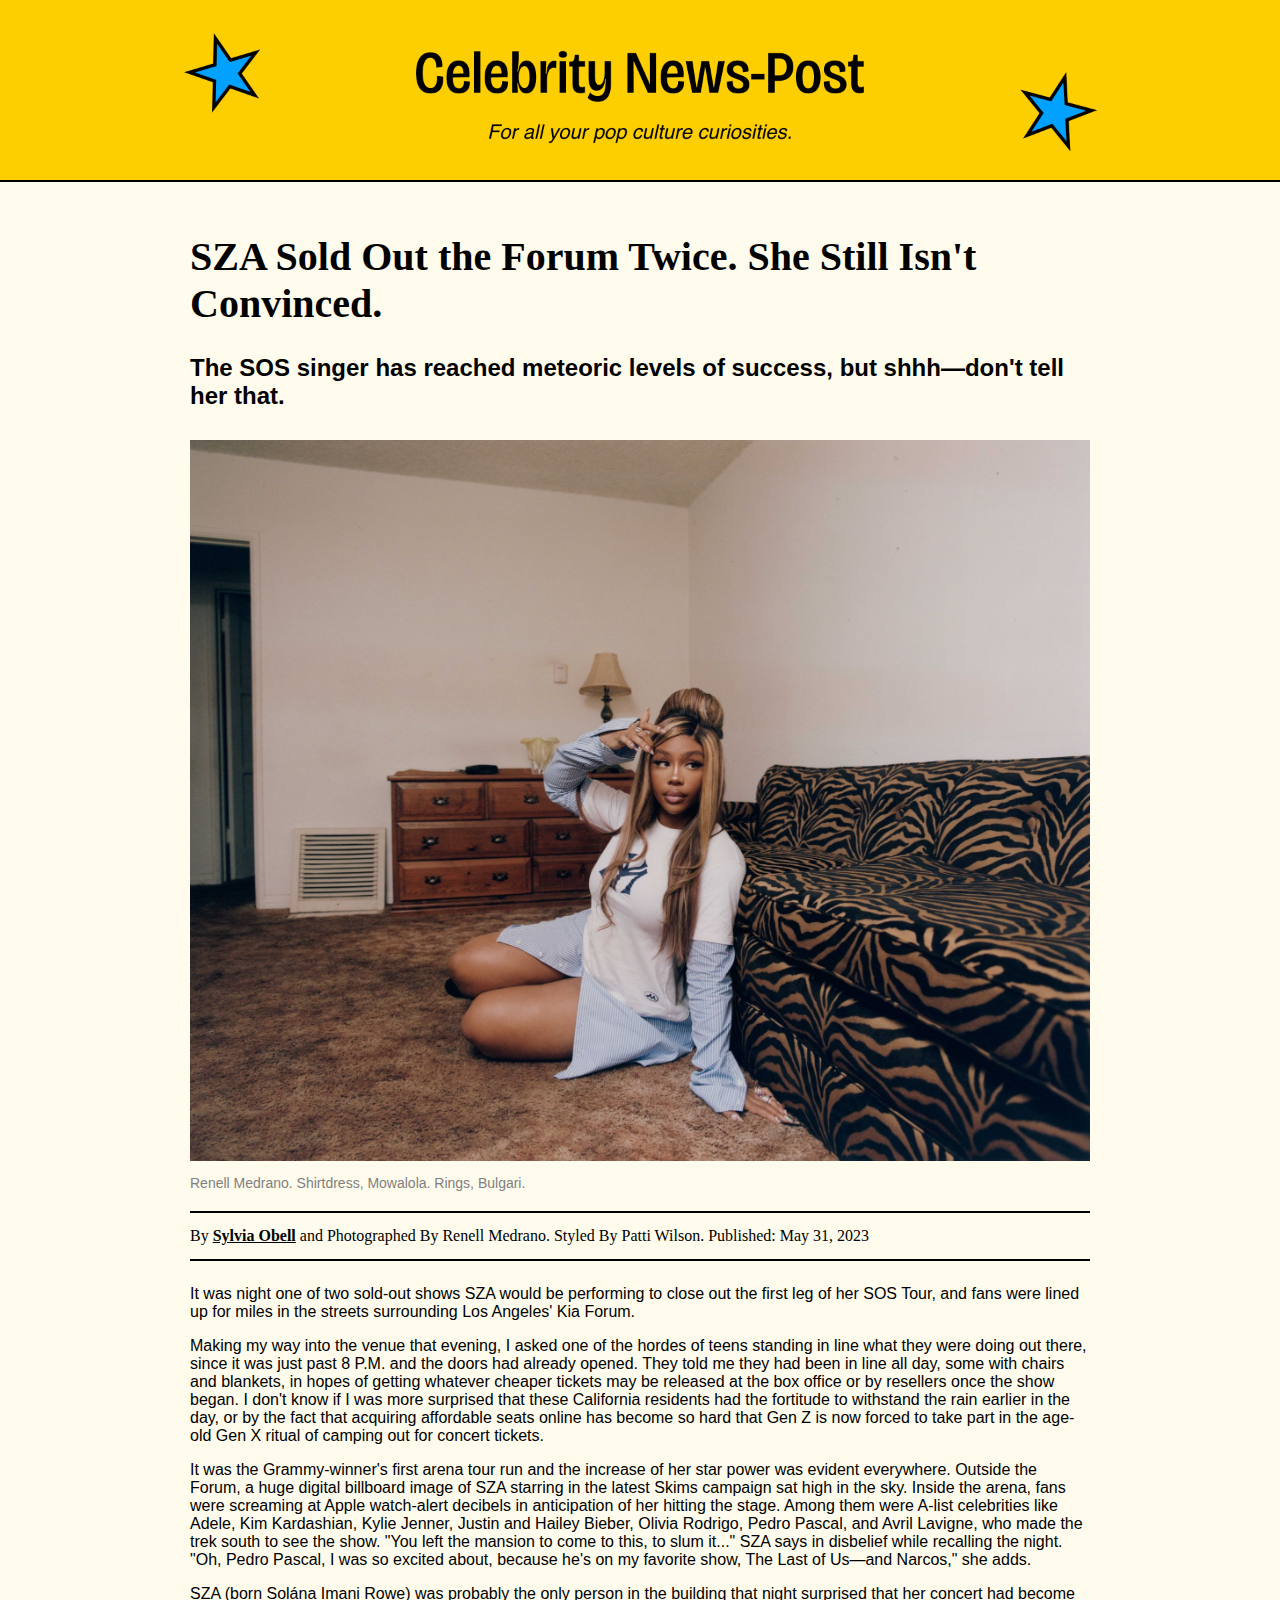
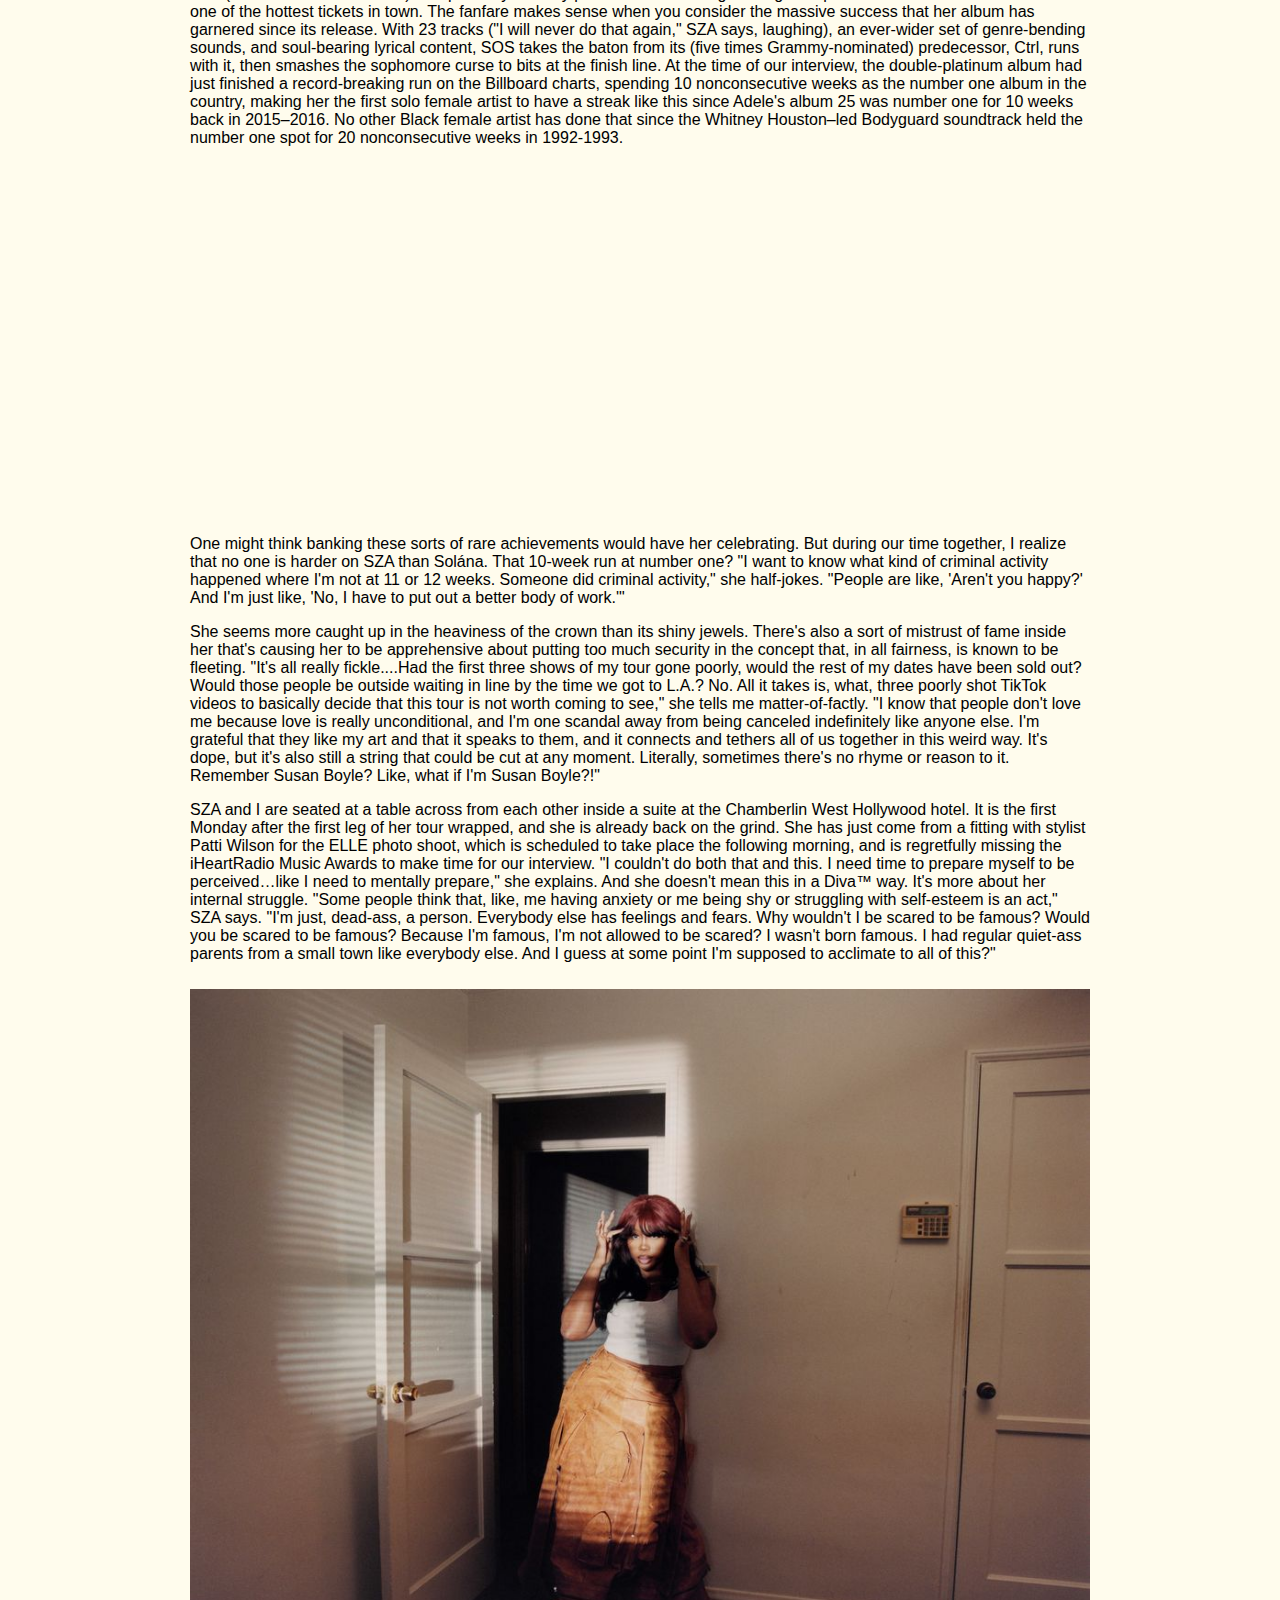
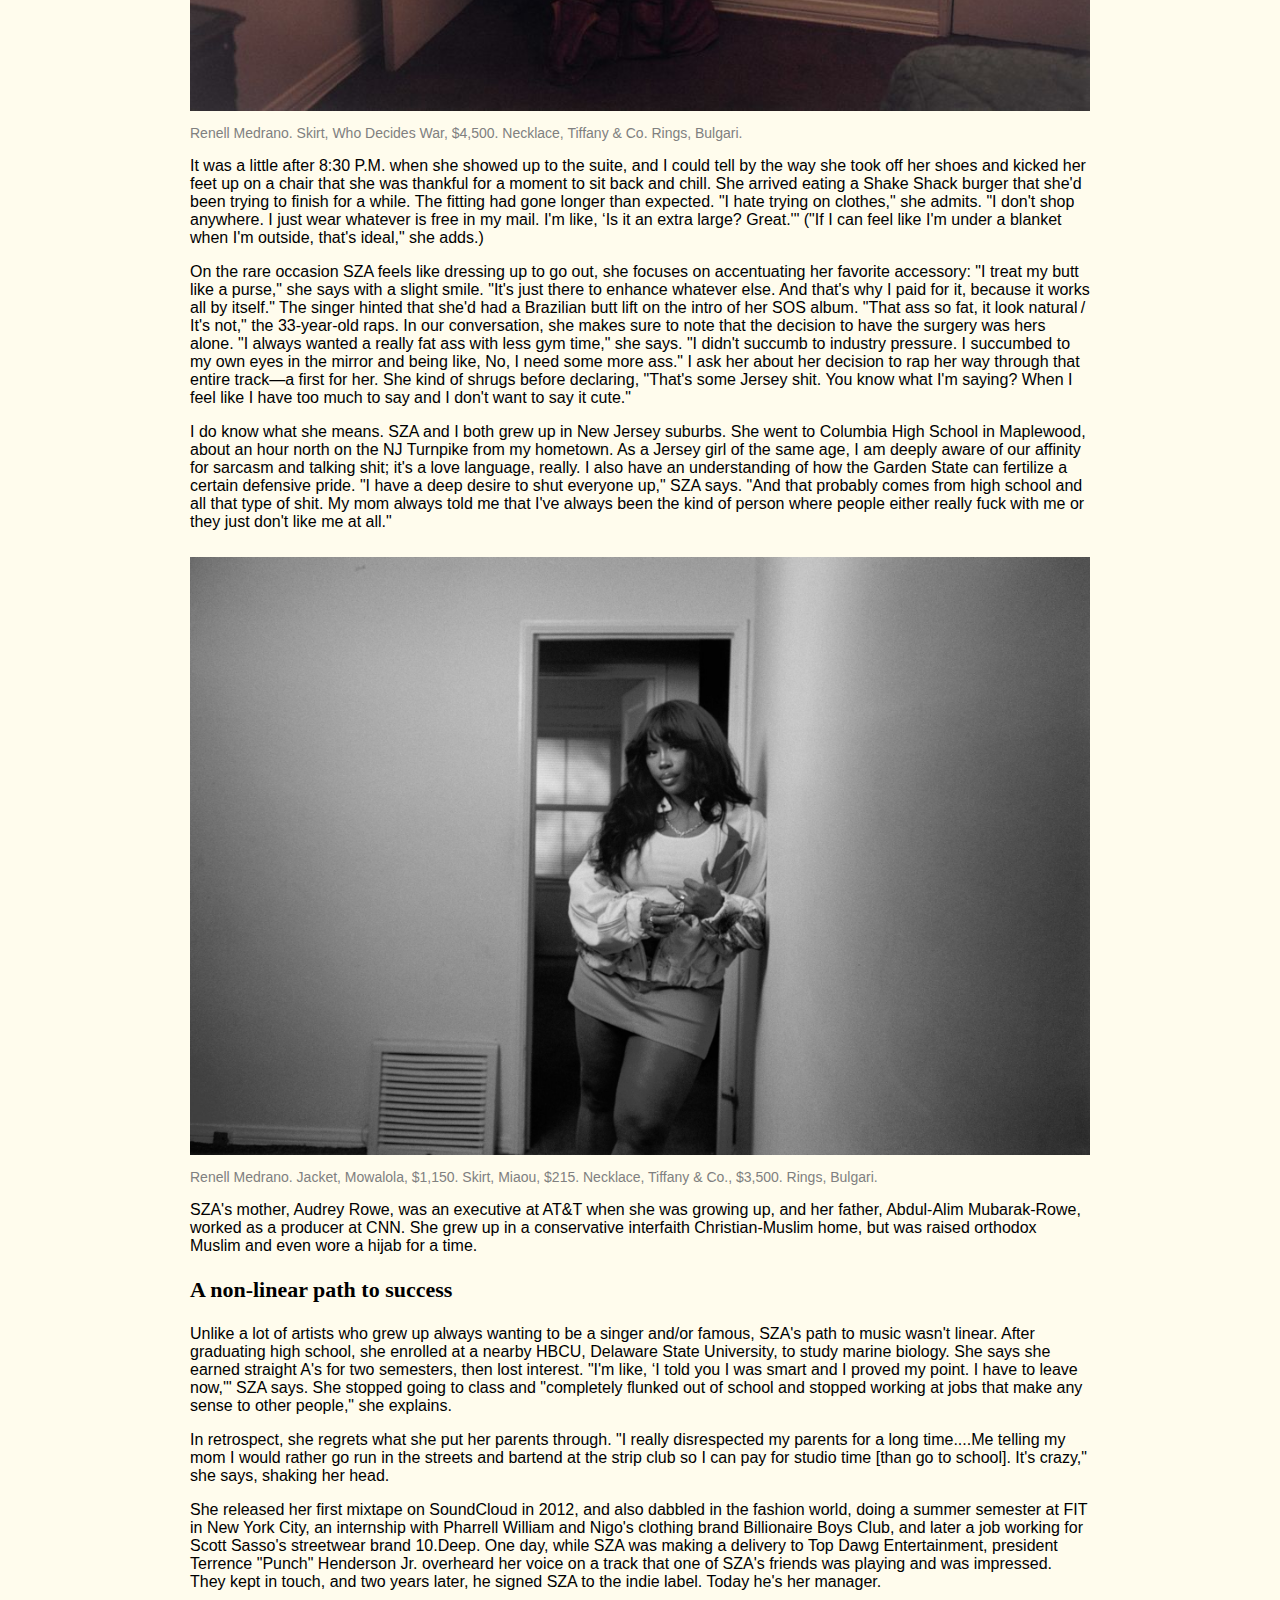
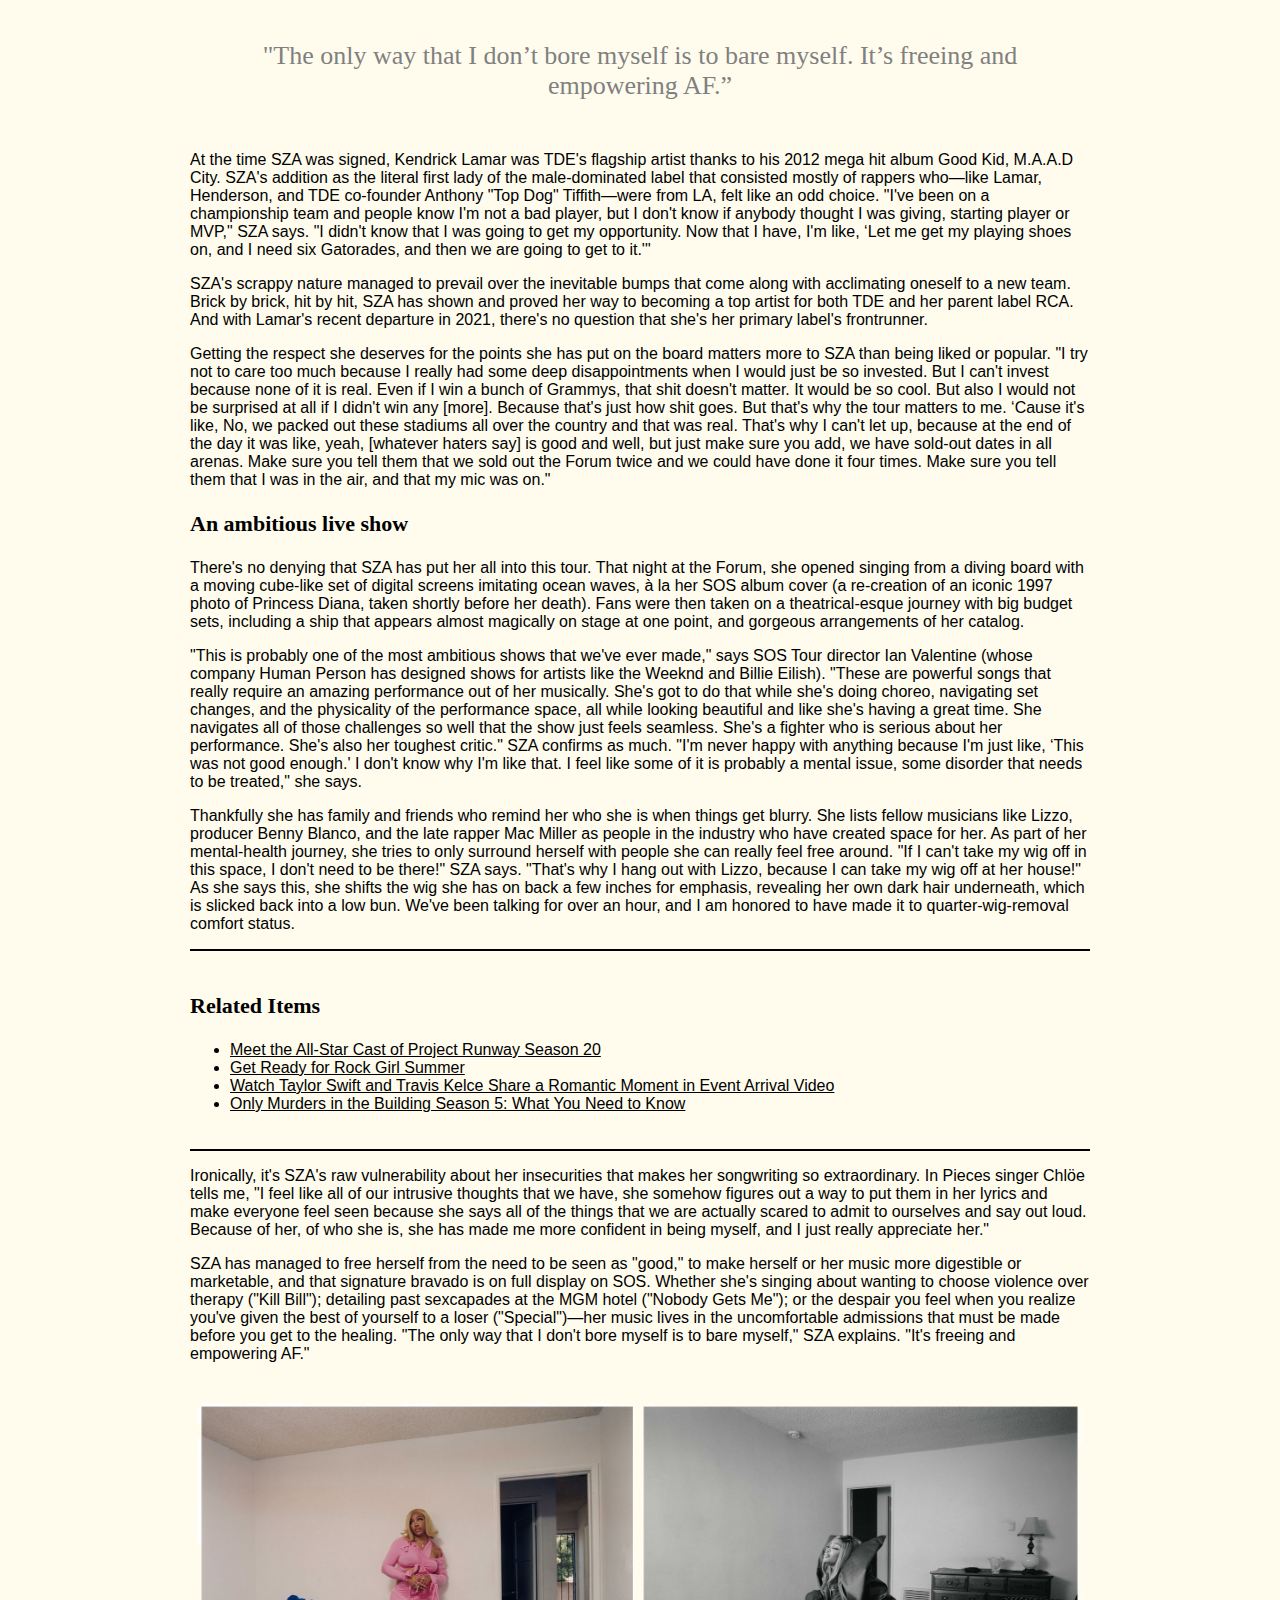
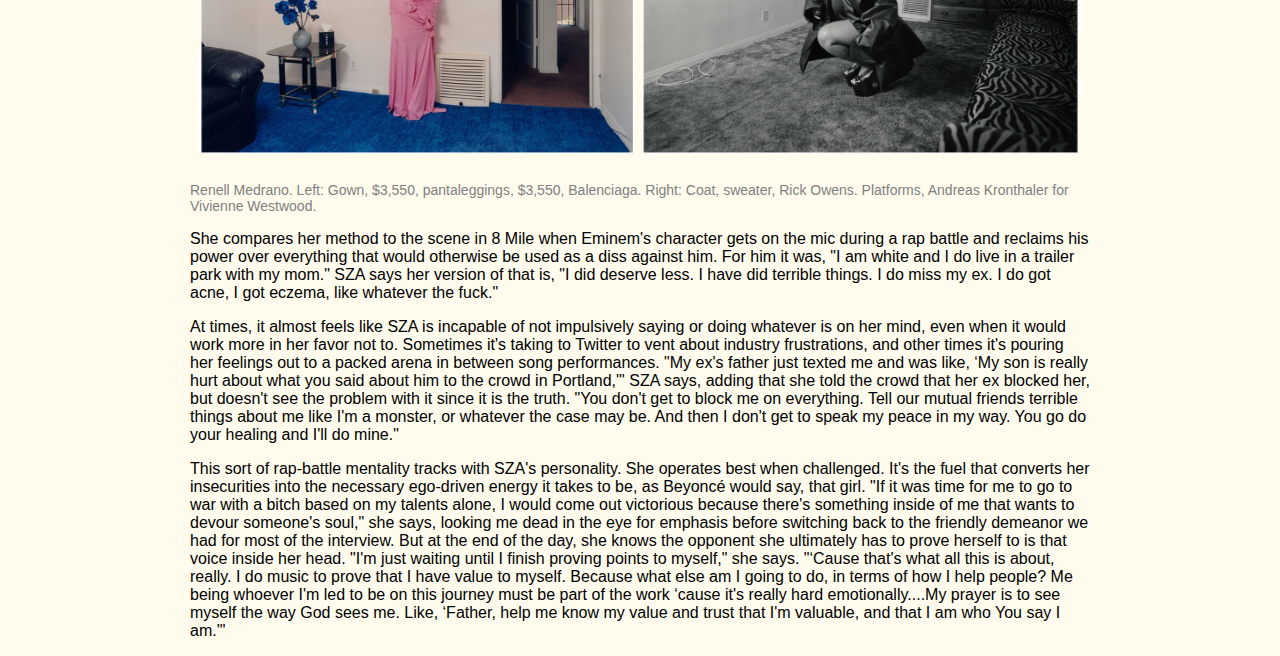
<file: midterm/index.html>
<!DOCTYPE html>
<html lang="en">
    <head>
        <title>Midterm - Clay Ludwig</title>
        <meta charset="UTF-8">
        <link rel="stylesheet" href="style.css">
    </head>
    <body>
        <!-- Masthead (I'm including this before the masthead so it can be full-width) -->
        <img id="masthead" src="./images/masthead.png">

        <!-- Content div to wrap the article in -->
        <div id="content">
            <!-- Heading container div -->
            <div id="heading">
                <!-- Headline -->
                <h1>SZA Sold Out the Forum Twice. She Still Isn't Convinced.</h1>

                <!-- Subhead -->
                <h2>The SOS singer has reached meteoric levels of success, but shhh—don't tell her that.</h2>
                
                <!-- Feature image/caption -->
                <img src="./images/sza1.jpg">
                <div class="caption">Renell Medrano. Shirtdress, Mowalola. Rings, Bulgari.</div>
            </div>

            <!-- "Details" div with byline, credits, etc. -->
            <div id="details">By <a href="https://www.elle.com/author/230795/sylvia-obell/">Sylvia Obell</a> and Photographed By Renell Medrano. Styled By Patti Wilson. Published: May 31, 2023</div>
            
            <!-- Body of article -->
            <p>It was night one of two sold-out shows SZA would be performing to close out the first leg of her SOS Tour, and fans were lined up for miles in the streets surrounding Los Angeles' Kia Forum.</p>
            <p>Making my way into the venue that evening, I asked one of the hordes of teens standing in line what they were doing out there, since it was just past 8 P.M. and the doors had already opened. They told me they had been in line all day, some with chairs and blankets, in hopes of getting whatever cheaper tickets may be released at the box office or by resellers once the show began. I don't know if I was more surprised that these California residents had the fortitude to withstand the rain earlier in the day, or by the fact that acquiring affordable seats online has become so hard that Gen Z is now forced to take part in the age-old Gen X ritual of camping out for concert tickets.</p>
            <p>It was the Grammy-winner's first arena tour run and the increase of her star power was evident everywhere. Outside the Forum, a huge digital billboard image of SZA starring in the latest Skims campaign sat high in the sky. Inside the arena, fans were screaming at Apple watch-alert decibels in anticipation of her hitting the stage. Among them were A-list celebrities like Adele, Kim Kardashian, Kylie Jenner, Justin and Hailey Bieber, Olivia Rodrigo, Pedro Pascal, and Avril Lavigne, who made the trek south to see the show. "You left the mansion to come to this, to slum it..." SZA says in disbelief while recalling the night. "Oh, Pedro Pascal, I was so excited about, because he's on my favorite show, The Last of Us—and Narcos," she adds.</p>
            <p>SZA (born Solána Imani Rowe) was probably the only person in the building that night surprised that her concert had become one of the hottest tickets in town. The fanfare makes sense when you consider the massive success that her album has garnered since its release. With 23 tracks ("I will never do that again," SZA says, laughing), an ever-wider set of genre-bending sounds, and soul-bearing lyrical content, SOS takes the baton from its (five times Grammy-nominated) predecessor, Ctrl, runs with it, then smashes the sophomore curse to bits at the finish line. At the time of our interview, the double-platinum album had just finished a record-breaking run on the Billboard charts, spending 10 nonconsecutive weeks as the number one album in the country, making her the first solo female artist to have a streak like this since Adele's album 25 was number one for 10 weeks back in 2015–2016. No other Black female artist has done that since the Whitney Houston–led Bodyguard soundtrack held the number one spot for 20 nonconsecutive weeks in 1992-1993.</p>
            
            <!-- Spotify embed after the article mentions her album -->
            <iframe style="border-radius:12px" src="https://open.spotify.com/embed/album/07w0rG5TETcyihsEIZR3qG?utm_source=generator" width="100%" height="352" frameBorder="0" allowfullscreen="" allow="autoplay; clipboard-write; encrypted-media; fullscreen; picture-in-picture" loading="lazy"></iframe>
            
            <!-- Rest of article -->
            <p>One might think banking these sorts of rare achievements would have her celebrating. But during our time together, I realize that no one is harder on SZA than Solána. That 10-week run at number one? "I want to know what kind of criminal activity happened where I'm not at 11 or 12 weeks. Someone did criminal activity," she half-jokes. "People are like, 'Aren't you happy?' And I'm just like, 'No, I have to put out a better body of work.'"</p>
            <p>She seems more caught up in the heaviness of the crown than its shiny jewels. There's also a sort of mistrust of fame inside her that's causing her to be apprehensive about putting too much security in the concept that, in all fairness, is known to be fleeting. "It's all really fickle....Had the first three shows of my tour gone poorly, would the rest of my dates have been sold out? Would those people be outside waiting in line by the time we got to L.A.? No. All it takes is, what, three poorly shot TikTok videos to basically decide that this tour is not worth coming to see," she tells me matter-of-factly. "I know that people don't love me because love is really unconditional, and I'm one scandal away from being canceled indefinitely like anyone else. I'm grateful that they like my art and that it speaks to them, and it connects and tethers all of us together in this weird way. It's dope, but it's also still a string that could be cut at any moment. Literally, sometimes there's no rhyme or reason to it. Remember Susan Boyle? Like, what if I'm Susan Boyle?!"</p>
            <p>SZA and I are seated at a table across from each other inside a suite at the Chamberlin West Hollywood hotel. It is the first Monday after the first leg of her tour wrapped, and she is already back on the grind. She has just come from a fitting with stylist Patti Wilson for the ELLE photo shoot, which is scheduled to take place the following morning, and is regretfully missing the iHeartRadio Music Awards to make time for our interview. "I couldn't do both that and this. I need time to prepare myself to be perceived…like I need to mentally prepare," she explains. And she doesn't mean this in a Diva™ way. It's more about her internal struggle. "Some people think that, like, me having anxiety or me being shy or struggling with self-esteem is an act," SZA says. "I'm just, dead-ass, a person. Everybody else has feelings and fears. Why wouldn't I be scared to be famous? Would you be scared to be famous? Because I'm famous, I'm not allowed to be scared? I wasn't born famous. I had regular quiet-ass parents from a small town like everybody else. And I guess at some point I'm supposed to acclimate to all of this?"</p>
            <img src="./images/sza3.jpg">
            <div class="caption">Renell Medrano. Skirt, Who Decides War, $4,500. Necklace, Tiffany & Co. Rings, Bulgari.</div>
            <p>It was a little after 8:30 P.M. when she showed up to the suite, and I could tell by the way she took off her shoes and kicked her feet up on a chair that she was thankful for a moment to sit back and chill. She arrived eating a Shake Shack burger that she'd been trying to finish for a while. The fitting had gone longer than expected. "I hate trying on clothes," she admits. "I don't shop anywhere. I just wear whatever is free in my mail. I'm like, ‘Is it an extra large? Great.'" ("If I can feel like I'm under a blanket when I'm outside, that's ideal," she adds.)</p>
            <p>On the rare occasion SZA feels like dressing up to go out, she focuses on accentuating her favorite accessory: "I treat my butt like a purse," she says with a slight smile. "It's just there to enhance whatever else. And that's why I paid for it, because it works all by itself." The singer hinted that she'd had a Brazilian butt lift on the intro of her SOS album. "That ass so fat, it look natural / It's not," the 33-year-old raps. In our conversation, she makes sure to note that the decision to have the surgery was hers alone. "I always wanted a really fat ass with less gym time," she says. "I didn't succumb to industry pressure. I succumbed to my own eyes in the mirror and being like, No, I need some more ass." I ask her about her decision to rap her way through that entire track—a first for her. She kind of shrugs before declaring, "That's some Jersey shit. You know what I'm saying? When I feel like I have too much to say and I don't want to say it cute."</p>
            <p>I do know what she means. SZA and I both grew up in New Jersey suburbs. She went to Columbia High School in Maplewood, about an hour north on the NJ Turnpike from my hometown. As a Jersey girl of the same age, I am deeply aware of our affinity for sarcasm and talking shit; it's a love language, really. I also have an understanding of how the Garden State can fertilize a certain defensive pride. "I have a deep desire to shut everyone up," SZA says. "And that probably comes from high school and all that type of shit. My mom always told me that I've always been the kind of person where people either really fuck with me or they just don't like me at all."</p>
            <img src="./images/sza4.jpg">
            <div class="caption">Renell Medrano. Jacket, Mowalola, $1,150. Skirt, Miaou, $215. Necklace, Tiffany & Co., $3,500. Rings, Bulgari.</div>
            <p>SZA's mother, Audrey Rowe, was an executive at AT&T when she was growing up, and her father, Abdul-Alim Mubarak-Rowe, worked as a producer at CNN. She grew up in a conservative interfaith Christian-Muslim home, but was raised orthodox Muslim and even wore a hijab for a time.</p>
            <h3>A non-linear path to success</h3>
            <p>Unlike a lot of artists who grew up always wanting to be a singer and/or famous, SZA's path to music wasn't linear. After graduating high school, she enrolled at a nearby HBCU, Delaware State University, to study marine biology. She says she earned straight A's for two semesters, then lost interest. "I'm like, ‘I told you I was smart and I proved my point. I have to leave now,'" SZA says. She stopped going to class and "completely flunked out of school and stopped working at jobs that make any sense to other people," she explains.</p>
            <p>In retrospect, she regrets what she put her parents through. "I really disrespected my parents for a long time....Me telling my mom I would rather go run in the streets and bartend at the strip club so I can pay for studio time [than go to school]. It's crazy," she says, shaking her head.</p>
            <p>She released her first mixtape on SoundCloud in 2012, and also dabbled in the fashion world, doing a summer semester at FIT in New York City, an internship with Pharrell William and Nigo's clothing brand Billionaire Boys Club, and later a job working for Scott Sasso's streetwear brand 10.Deep. One day, while SZA was making a delivery to Top Dawg Entertainment, president Terrence "Punch" Henderson Jr. overheard her voice on a track that one of SZA's friends was playing and was impressed. They kept in touch, and two years later, he signed SZA to the indie label. Today he's her manager.</p>
            <!-- Blockquote (same as the real article) -->
            <blockquote>"The only way that I don’t bore myself is to bare myself. It’s freeing and empowering AF.”</blockquote>
            <p>At the time SZA was signed, Kendrick Lamar was TDE's flagship artist thanks to his 2012 mega hit album Good Kid, M.A.A.D City. SZA's addition as the literal first lady of the male-dominated label that consisted mostly of rappers who—like Lamar, Henderson, and TDE co-founder Anthony "Top Dog" Tiffith—were from LA, felt like an odd choice. "I've been on a championship team and people know I'm not a bad player, but I don't know if anybody thought I was giving, starting player or MVP," SZA says. "I didn't know that I was going to get my opportunity. Now that I have, I'm like, ‘Let me get my playing shoes on, and I need six Gatorades, and then we are going to get to it.'"</p>
            <p>SZA's scrappy nature managed to prevail over the inevitable bumps that come along with acclimating oneself to a new team. Brick by brick, hit by hit, SZA has shown and proved her way to becoming a top artist for both TDE and her parent label RCA. And with Lamar's recent departure in 2021, there's no question that she's her primary label's frontrunner.</p>
            <p>Getting the respect she deserves for the points she has put on the board matters more to SZA than being liked or popular. "I try not to care too much because I really had some deep disappointments when I would just be so invested. But I can't invest because none of it is real. Even if I win a bunch of Grammys, that shit doesn't matter. It would be so cool. But also I would not be surprised at all if I didn't win any [more]. Because that's just how shit goes. But that's why the tour matters to me. ‘Cause it's like, No, we packed out these stadiums all over the country and that was real. That's why I can't let up, because at the end of the day it was like, yeah, [whatever haters say] is good and well, but just make sure you add, we have sold-out dates in all arenas. Make sure you tell them that we sold out the Forum twice and we could have done it four times. Make sure you tell them that I was in the air, and that my mic was on."</p>
            <h3>An ambitious live show</h3>
            <p>There's no denying that SZA has put her all into this tour. That night at the Forum, she opened singing from a diving board with a moving cube-like set of digital screens imitating ocean waves, à la her SOS album cover (a re-creation of an iconic 1997 photo of Princess Diana, taken shortly before her death). Fans were then taken on a theatrical-esque journey with big budget sets, including a ship that appears almost magically on stage at one point, and gorgeous arrangements of her catalog.</p>
            <p>"This is probably one of the most ambitious shows that we've ever made," says SOS Tour director Ian Valentine (whose company Human Person has designed shows for artists like the Weeknd and Billie Eilish). "These are powerful songs that really require an amazing performance out of her musically. She's got to do that while she's doing choreo, navigating set changes, and the physicality of the performance space, all while looking beautiful and like she's having a great time. She navigates all of those challenges so well that the show just feels seamless. She's a fighter who is serious about her performance. She's also her toughest critic." SZA confirms as much. "I'm never happy with anything because I'm just like, ‘This was not good enough.' I don't know why I'm like that. I feel like some of it is probably a mental issue, some disorder that needs to be treated," she says.</p>
            <p>Thankfully she has family and friends who remind her who she is when things get blurry. She lists fellow musicians like Lizzo, producer Benny Blanco, and the late rapper Mac Miller as people in the industry who have created space for her. As part of her mental-health journey, she tries to only surround herself with people she can really feel free around. "If I can't take my wig off in this space, I don't need to be there!" SZA says. "That's why I hang out with Lizzo, because I can take my wig off at her house!" As she says this, she shifts the wig she has on back a few inches for emphasis, revealing her own dark hair underneath, which is slicked back into a low bun. We've been talking for over an hour, and I am honored to have made it to quarter-wig-removal comfort status.</p>
            <!-- Related items section to interrupt the article briefly wiht links to other suggestions -->
            <div id="related">
                <h3>Related Items</h3>
                <ul>
                    <li><a href="https://www.elle.com/fashion/a44109424/project-runway-season-20-cast-all-star-designers/" target="_new">Meet the All-Star Cast of Project Runway Season 20</a></li>
                    <li><a href="https://www.elle.com/fashion/a43853858/rock-style-trend-2023/" target="_new">Get Ready for Rock Girl Summer</a></li>
                    <li><a href="https://www.elle.com/culture/celebrities/a65176053/taylor-swift-travis-kelce-teu-event-arrival-video/?itm_source=parsely-api" target="_new">Watch Taylor Swift and Travis Kelce Share a Romantic Moment in Event Arrival Video</a></li>
                    <li><a href="https://www.elle.com/culture/movies-tv/a62057888/only-murders-in-the-building-season-5-news-date-cast-spoilers/?itm_source=parsely-api" target="_new">Only Murders in the Building Season 5: What You Need to Know</a></li>
                </ul>
            </div>
            <p>Ironically, it's SZA's raw vulnerability about her insecurities that makes her songwriting so extraordinary. In Pieces singer Chlöe tells me, "I feel like all of our intrusive thoughts that we have, she somehow figures out a way to put them in her lyrics and make everyone feel seen because she says all of the things that we are actually scared to admit to ourselves and say out loud. Because of her, of who she is, she has made me more confident in being myself, and I just really appreciate her."</p>
            <p>SZA has managed to free herself from the need to be seen as "good," to make herself or her music more digestible or marketable, and that signature bravado is on full display on SOS. Whether she's singing about wanting to choose violence over therapy ("Kill Bill"); detailing past sexcapades at the MGM hotel ("Nobody Gets Me"); or the despair you feel when you realize you've given the best of yourself to a loser ("Special")—her music lives in the uncomfortable admissions that must be made before you get to the healing. "The only way that I don't bore myself is to bare myself," SZA explains. "It's freeing and empowering AF."</p>
            <img src="./images/sza5.jpg">
            <div class="caption">Renell Medrano. Left: Gown, $3,550, pantaleggings, $3,550, Balenciaga. Right: Coat, sweater, Rick Owens. Platforms, Andreas Kronthaler for Vivienne Westwood.</div>
            <p>She compares her method to the scene in 8 Mile when Eminem's character gets on the mic during a rap battle and reclaims his power over everything that would otherwise be used as a diss against him. For him it was, "I am white and I do live in a trailer park with my mom." SZA says her version of that is, "I did deserve less. I have did terrible things. I do miss my ex. I do got acne, I got eczema, like whatever the fuck."</p>
            <p>At times, it almost feels like SZA is incapable of not impulsively saying or doing whatever is on her mind, even when it would work more in her favor not to. Sometimes it's taking to Twitter to vent about industry frustrations, and other times it's pouring her feelings out to a packed arena in between song performances. "My ex's father just texted me and was like, ‘My son is really hurt about what you said about him to the crowd in Portland,'" SZA says, adding that she told the crowd that her ex blocked her, but doesn't see the problem with it since it is the truth. "You don't get to block me on everything. Tell our mutual friends terrible things about me like I'm a monster, or whatever the case may be. And then I don't get to speak my peace in my way. You go do your healing and I'll do mine."</p>
            <p>This sort of rap-battle mentality tracks with SZA's personality. She operates best when challenged. It's the fuel that converts her insecurities into the necessary ego-driven energy it takes to be, as Beyoncé would say, that girl. "If it was time for me to go to war with a bitch based on my talents alone, I would come out victorious because there's something inside of me that wants to devour someone's soul," she says, looking me dead in the eye for emphasis before switching back to the friendly demeanor we had for most of the interview. But at the end of the day, she knows the opponent she ultimately has to prove herself to is that voice inside her head. "I'm just waiting until I finish proving points to myself," she says. "‘Cause that's what all this is about, really. I do music to prove that I have value to myself. Because what else am I going to do, in terms of how I help people? Me being whoever I'm led to be on this journey must be part of the work ‘cause it's really hard emotionally....My prayer is to see myself the way God sees me. Like, ‘Father, help me know my value and trust that I'm valuable, and that I am who You say I am.'"</p>
        </div>
    </body>
</html>
</file>
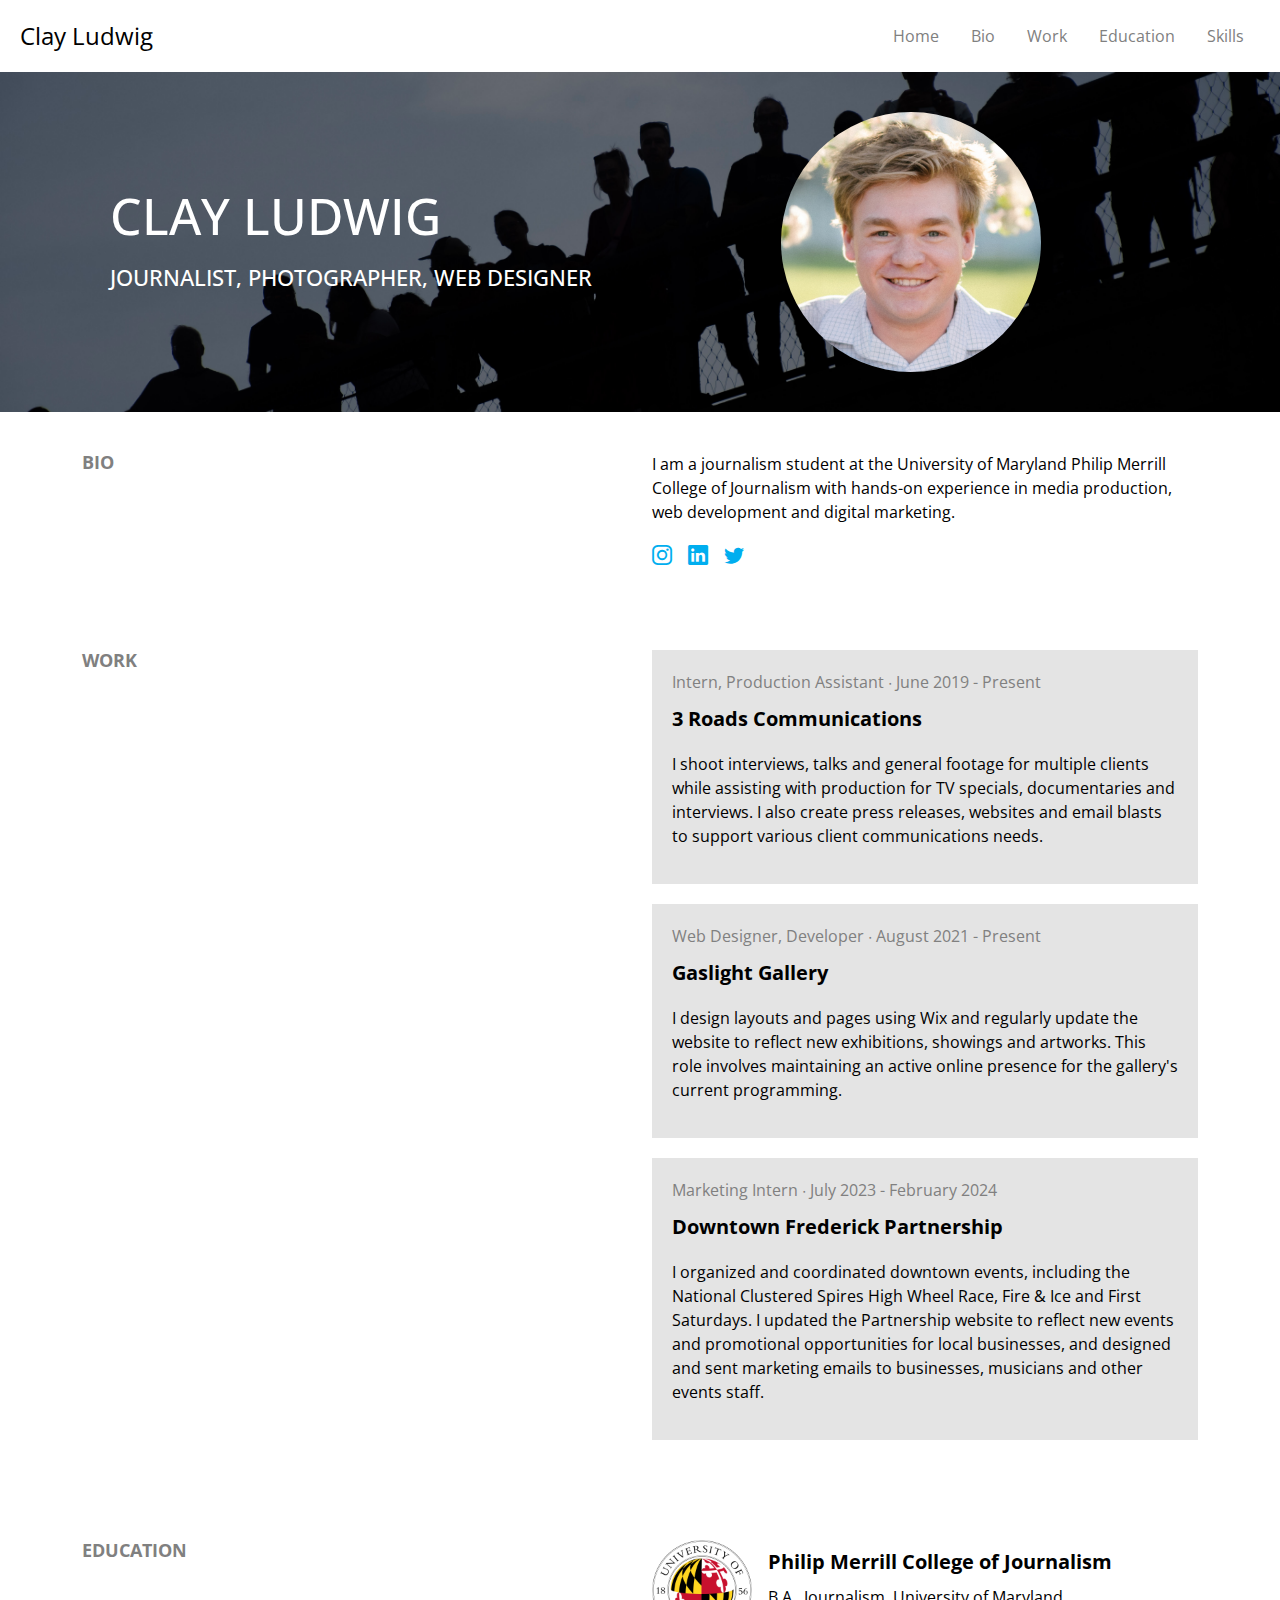
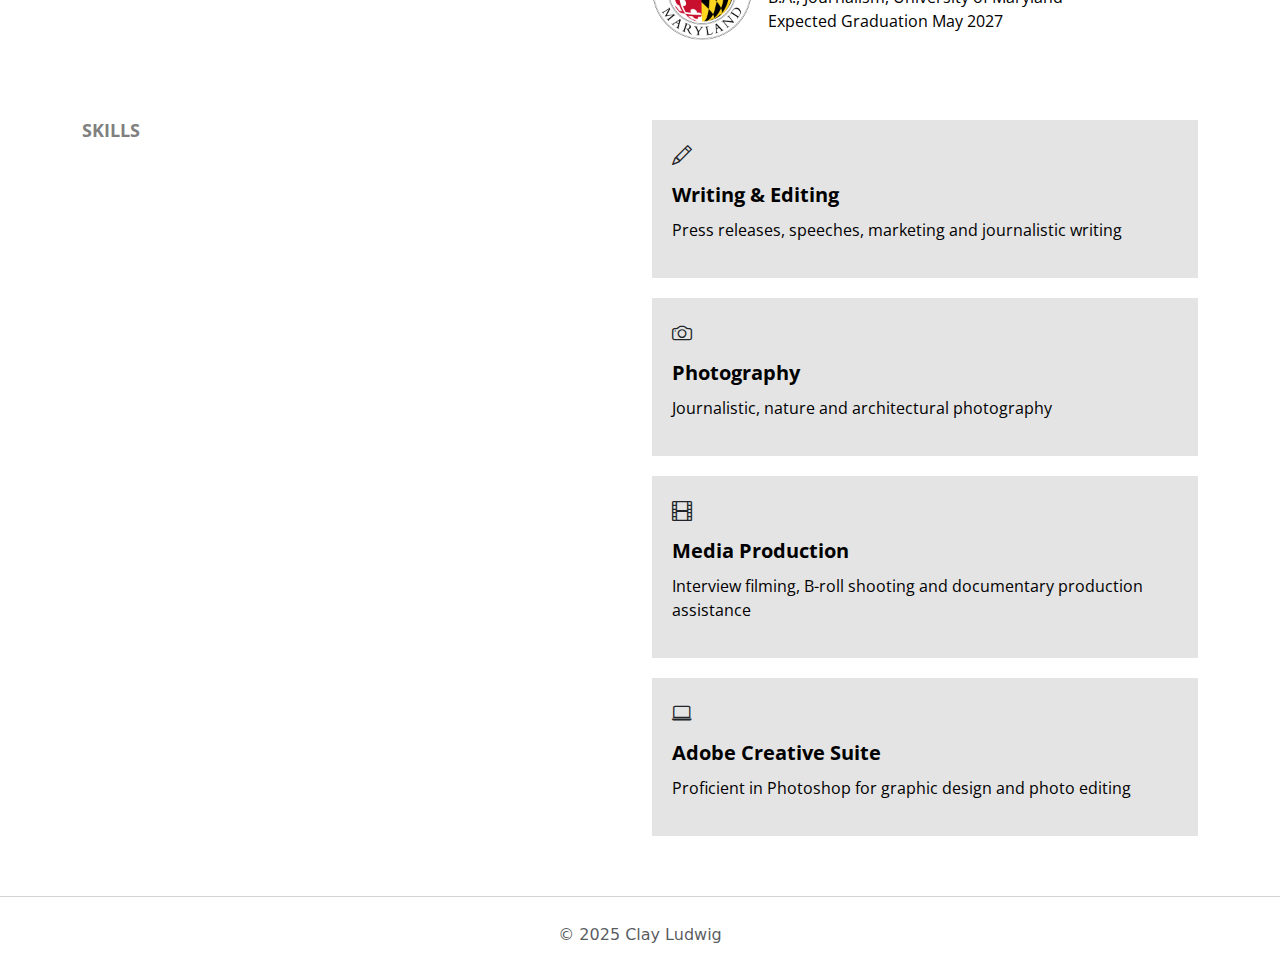
<file: resume-project/index.html>
<!doctype html>
<html lang="en">
    <head>
        <meta charset="utf-8">
        <meta name="viewport" content="width=device-width, initial-scale=1, shrink-to-fit=no">

        <!-- Clay Ludwig Resume -->
        <title>Clay Ludwig</title>
        <meta name="description" content="Merrill College of Journalism, UMD">
        <meta name="author" content="Clay Ludwig">

        <!-- Open Sans font -->
        <link rel="preconnect" href="https://fonts.googleapis.com">
        <link rel="preconnect" href="https://fonts.gstatic.com" crossorigin>
        <link href="https://fonts.googleapis.com/css2?family=Open+Sans:ital,wght@0,300..800;1,300..800&display=swap" rel="stylesheet">

        <!-- Bootstrap CSS and JavaScript -->
        <link href="https://cdn.jsdelivr.net/npm/bootstrap@5.3.3/dist/css/bootstrap.min.css" rel="stylesheet" integrity="sha384-QWTKZyjpPEjISv5WaRU9OFeRpok6YctnYmDr5pNlyT2bRjXh0JMhjY6hW+ALEwIH" crossorigin="anonymous">
        <script src="https://cdn.jsdelivr.net/npm/bootstrap@5.3.3/dist/js/bootstrap.bundle.min.js" integrity="sha384-YvpcrYf0tY3lHB60NNkmXc5s9fDVZLESaAA55NDzOxhy9GkcIdslK1eN7N6jIeHz" crossorigin="anonymous"></script>
        <link rel="stylesheet" href="https://cdn.jsdelivr.net/npm/bootstrap-icons@1.11.1/font/bootstrap-icons.css">

        <!-- Custom styles -->
        <link rel="stylesheet" href="stylesheet.css">
    </head>
    <body>
        <!-- Navigation header -->
        <header class="d-flex flex-wrap justify-content-center py-3 mb-4">
            <a href="/" class="d-flex align-items-center mb-3 mb-md-0 me-md-auto link-body-emphasis text-decoration-none">
                <span class="fs-4">Clay Ludwig</span>
            </a>
            <ul class="nav nav-pills">
                <li class="nav-item"><a href="#hero" class="nav-link" aria-current="page">Home</a></li>
                <li class="nav-item"><a href="#bio" class="nav-link">Bio</a></li>
                <li class="nav-item"><a href="#work" class="nav-link">Work</a></li>
                <li class="nav-item"><a href="#education" class="nav-link">Education</a></li>
                <li class="nav-item"><a href="#skills" class="nav-link">Skills</a></li>
            </ul>
        </header>

        <!-- Hero section (I'm just making a custom one rather than using one of Bootstrap's examples) -->
        <div class="hero" id="hero">
            <div class="container">
                <div class="row">
                    <div class="col left">
                        <h1>Clay Ludwig</h1>
                        <h2>Journalist, Photographer, Web Designer</h2>
                    </div>
                    <div class="col text-center">
                        <img src="./images/header-portrait.png" class="portrait">
                    </div>
                </div>
            </div>
        </div>

        <!-- Bio section -->
        <div class="section" id="bio">
            <div class="container">
                <div class="row">
                    <div class="col left">
                        <h3>BIO</h3>
                    </div>
                    <div class="col">
                        <p>I am a journalism student at the University of Maryland Philip Merrill College of Journalism with hands-on experience in media production, web development and digital marketing.</p>
                        <div class="social-icons">
                            <i class="bi bi-instagram"></i>
                            <i class="bi bi-linkedin"></i>
                            <i class="bi bi-twitter"></i>
                        </div>
                    </div>
                </div>
            </div>
        </div>

        <!-- Work section -->
        <div class="section" id="work">
            <div class="container">
                <div class="row">
                    <div class="col left">
                        <h3>WORK</h3>
                    </div>
                    <div class="col">
                        <div class="card">
                            <div class="job-title">Intern, Production Assistant ∙ June 2019 - Present</div>
                            <div class="job-name">3 Roads Communications </div>
                            <p>I shoot interviews, talks and general footage for multiple clients while assisting with production for TV specials, documentaries and interviews. I also create press releases, websites and email blasts to support various client communications needs.</p>
                        </div>
                        <div class="card">
                            <div class="job-title">Web Designer, Developer ∙ August 2021 - Present</div>
                            <div class="job-name">Gaslight Gallery</div>
                            <p>I design layouts and pages using Wix and regularly update the website to reflect new exhibitions, showings and artworks. This role involves maintaining an active online presence for the gallery's current programming.</p>
                        </div>
                        <div class="card">
                            <div class="job-title">Marketing Intern ∙ July 2023 - February 2024</div>
                            <div class="job-name">Downtown Frederick Partnership</div>
                            <p>I organized and coordinated downtown events, including the National Clustered Spires High Wheel Race, Fire & Ice and First Saturdays. I updated the Partnership website to reflect new events and promotional opportunities for local businesses, and designed and sent marketing emails to businesses, musicians and other events staff.</p>
                        </div>
                    </div>
                </div>
            </div>
        </div>

        <!-- Education section -->
        <div class="section" id="education">
            <div class="container">
                <div class="row">
                    <div class="col left">
                        <h3>EDUCATION</h3>
                    </div>
                    <div class="col">
                        <div class="education-info">
                            <img src="./images/umd.png">
                            <div class="info">
                                <div class="college">Philip Merrill College of Journalism</div>
                                <div class="degree">B.A., Journalism, University of Maryland</div>
                                <div class="graduation">Expected Graduation May 2027</div>
                            </div>
                        </div>
                    </div>
                </div>
            </div>
        </div>

        <!-- Skills section -->
        <div class="section" id="skills">
            <div class="container">
                <div class="row">
                    <div class="col left">
                        <h3>SKILLS</h3>
                    </div>
                    <div class="col">
                        <!-- Writing and editing -->
                        <div class="card">
                            <i class="bi bi-pencil"></i>
                            <div class="skill-name">Writing & Editing</div>
                            <p>Press releases, speeches, marketing and journalistic writing</p>
                        </div>

                        <!-- Photography -->
                        <div class="card">
                            <i class="bi bi-camera"></i>
                            <div class="skill-name">Photography</div>
                            <p>Journalistic, nature and architectural photography</p>
                        </div>

                        <!-- Media production -->
                        <div class="card">
                            <i class="bi bi-film"></i>
                            <div class="skill-name">Media Production</div>
                            <p>Interview filming, B-roll shooting and documentary production assistance</p>
                        </div>

                        <!-- Adobe Creative Suite -->
                        <div class="card">
                            <i class="bi bi-laptop"></i>
                            <div class="skill-name">Adobe Creative Suite</div>
                            <p>Proficient in Photoshop for graphic design and photo editing</p>
                        </div>
                    </div>
                </div>
            </div>
        </div>

        <!-- Footer with name/copyright -->
        <footer class="text-center">
            <span class="mb-3 mb-md-0 text-body-secondary">© 2025 Clay Ludwig</span>
        </footer>
    </body>
</html>
</file>
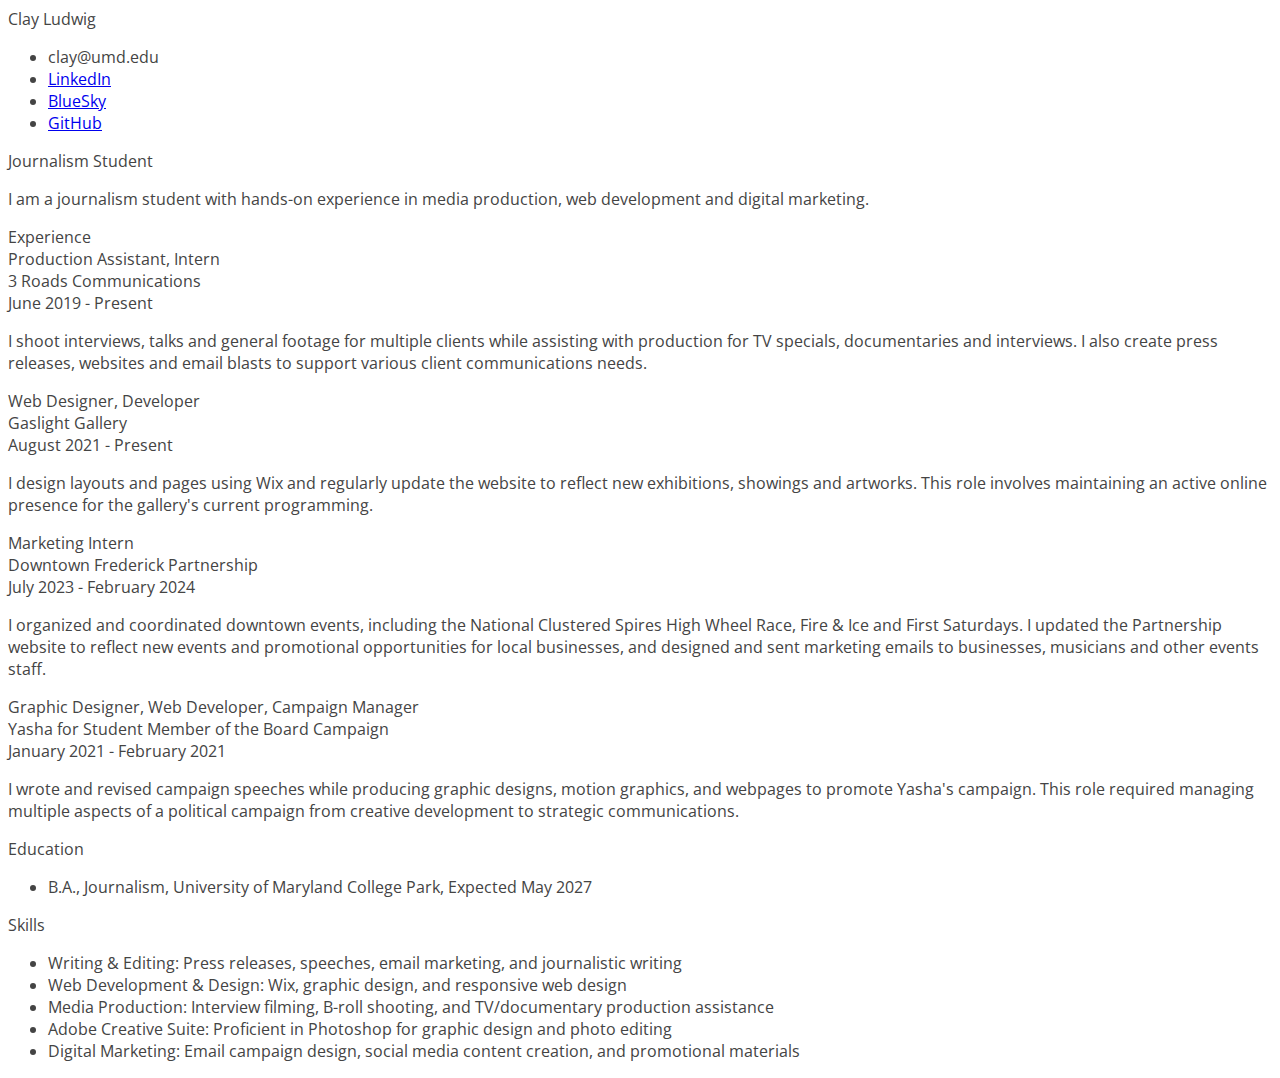
<file: resume/index.html>
<!DOCTYPE html>
<html lang="en">
<head>
<title>Clay Ludwig Resume</title>
<!-- Styles for my resume -->
<link rel="stylesheet" href="style.css">
<link rel="preconnect" href="https://fonts.googleapis.com">
<link rel="preconnect" href="https://fonts.gstatic.com" crossorigin>
<link href="https://fonts.googleapis.com/css2?family=Open+Sans:ital,wght@0,300..800;1,300..800&display=swap" rel="stylesheet">
</head>

<body>
    <!-- Container div around document -->
    <div>
        <!-- Name topper -->
        <div id="name">Clay Ludwig</div>
        <!--
        <img src="clayludwig.jpg" width="300px">
        -->
        <!-- Menu list -->
        <ul class="menu">
            <li>clay@umd.edu</li>
            <li><a href="https://www.linkedin.com/in/clayludwig/">LinkedIn</a></li>
            <li><a href="https://bsky.app/profile/clayludwig.bsky.social">BlueSky</a></li>
            <li><a href="https://github.com/clayludwigjour352">GitHub</a></li>
        </ul>

        <!-- Title and bio (title is no longer a <strong> element) -->
        <div id="title">Journalism Student</div>

        <!-- Mission statement text -->
        <p class="description top">I am a journalism student with hands-on experience in media production, web development and digital marketing.</p>
        
        <!-- Experience section -->
        <div class="sectionheader">Experience</div>

        <!-- Production assistant role at 3 Roads, with each as a div instead of header -->
        <div class="jobtitle">Production Assistant, Intern</div>
        <div class="organization">3 Roads Communications</div>
        <div class="date">June 2019 - Present</div>
        <p class="description">I shoot interviews, talks and general footage for multiple clients while assisting with production for TV specials, documentaries and interviews. I also create press releases, websites and email blasts to support various client communications needs.</p>

        <!-- Web design role at Gaslight Gallery -->
        <div class="jobtitle">Web Designer, Developer</div>
        <div class="organization">Gaslight Gallery</div>
        <div class="date">August 2021 - Present</div>
        <p class="description">I design layouts and pages using Wix and regularly update the website to reflect new exhibitions, showings and artworks. This role involves maintaining an active online presence for the gallery's current programming.</p>

        <!-- Marketing intern role at Downtown Frederick Partnership -->
        <div class="jobtitle">Marketing Intern</div>
        <div class="organization">Downtown Frederick Partnership</div>
        <div class="date">July 2023 - February 2024</div>
        <p class="description">I organized and coordinated downtown events, including the National Clustered Spires High Wheel Race, Fire & Ice and First Saturdays. I updated the Partnership website to reflect new events and promotional opportunities for local businesses, and designed and sent marketing emails to businesses, musicians and other events staff.</p>

        <!-- Graphic design role for Yasha for SMOB -->
        <div class="jobtitle">Graphic Designer, Web Developer, Campaign Manager</div>
        <div class="organization">Yasha for Student Member of the Board Campaign</div>
        <div class="date">January 2021 - February 2021</div>
        <p class="description">I wrote and revised campaign speeches while producing graphic designs, motion graphics, and webpages to promote Yasha's campaign. This role required managing multiple aspects of a political campaign from creative development to strategic communications.</p>

        <!-- Education section -->
        <div class="sectionheader">Education</div>
        <!-- List of degrees -->
        <ul id="degrees">
            <li>B.A., Journalism, University of Maryland College Park, Expected May 2027</li>
        </ul>

        <!-- Skills section -->
        <div class="sectionheader">Skills</div>
        <!-- List of skills -->
        <ul id="do">
            <li>Writing & Editing: Press releases, speeches, email marketing, and journalistic writing</li>
            <li>Web Development & Design: Wix, graphic design, and responsive web design</li>
            <li>Media Production: Interview filming, B-roll shooting, and TV/documentary production assistance</li>
            <li>Adobe Creative Suite: Proficient in Photoshop for graphic design and photo editing</li>
            <li>Digital Marketing: Email campaign design, social media content creation, and promotional materials</li>
        </ul>
    </div>
</body>

</html>
</file>
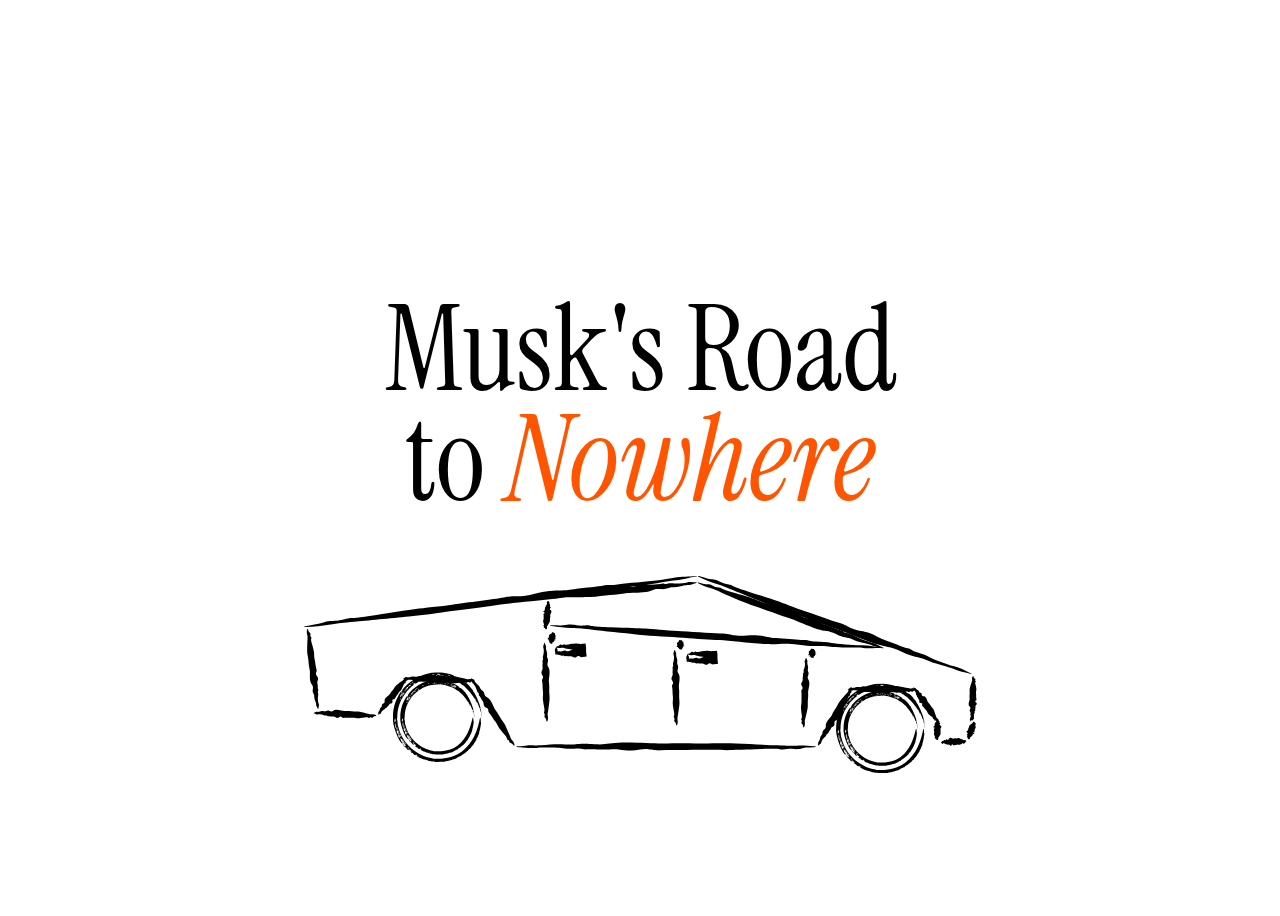
<file: data-viz-project/testing.html>
<!DOCTYPE html>
<html lang="en">
<head>
  <meta charset="UTF-8">
  <title>Car Wobble with Spinning Wheels</title>
  <link rel="preconnect" href="https://fonts.googleapis.com">
<link rel="preconnect" href="https://fonts.gstatic.com" crossorigin>
<link href="https://fonts.googleapis.com/css2?family=Instrument+Sans:ital,wght@0,400..700;1,400..700&family=Instrument+Serif:ital@0;1&display=swap" rel="stylesheet">
  <style>
    body {
      background: white;
      display: flex;
      flex-direction: column;
      align-items: center;
      justify-content: center;
      height: 100vh;
    }

    h1 {
        font-family: 'Instrument Serif', serif;
        font-weight: normal;
        font-size: 120px;
        text-align: center;
        line-height: 110px;
        margin-bottom: 110px;
        
    }

    h1 i {
        color: #ff5500;
    }

    h2 {
        font-family: 'Instrument Sans', sans-serif;
        font-weight: normal;
       
    }

    .car-container {
      position: relative;
      width: 300px;
      animation: wobble 0.5s infinite ease-in-out;
      scale: 2.25;
    }

    .car-body {
      width: 100%;
      display: block;
    }

    .wheel {
      position: absolute;
      width: 40px;
      height: 40px;
      animation: spin 0.5s linear infinite;
    }

    .wheel.front {
      bottom: -5px;
      left: 40px;
    }

    .wheel.rear {
      bottom: -10px;
      right: 23px;
    }

    @keyframes wobble {
      0%   { transform: translateY(0) rotate(0deg); }
      25%  { transform: translateY(-2px) rotate(-0.5deg); }
      50%  { transform: translateY(0) rotate(0deg); }
      75%  { transform: translateY(2px) rotate(0.5deg); }
      100% { transform: translateY(0) rotate(0deg); }
    }

    @keyframes spin {
      0%   { transform: rotate(0deg); }
      100% { transform: rotate(360deg); }
    }
  </style>
</head>
<body>
    <h1>Musk's Road<br>to <i>Nowhere</i></h1>
  <div class="car-container">
    <!-- Wheels -->
    <img src="./images/wheel.svg" class="wheel front" alt="Front Wheel">
    <img src="./images/wheel.svg" class="wheel rear" alt="Rear Wheel">
    
    <!-- Car body -->
    <img src="./images/cybertruck.svg" class="car-body" alt="Car Body">
  </div>
</div>
</body>
</html>
</file>
<file: midterm/style.css>
body {
    margin: 0;
    padding: 0;
    background-color: #FFFCED;
}

#masthead {
    padding: 0;
    margin: 0;
    width: 100vw;
    border-bottom: 2px solid #000000;
}

#content {
    margin: 0 auto;
    max-width: 900px;
}

#heading {
    padding: 20px 0;
    border-bottom: 2px solid #000000;
}

#heading h1 {
    font-family: Georgia, 'Times New Roman', Times, serif;
    font-size: 40px;
}

#heading h2 {
    font-family: Helvetica, Arial, sans-serif;
    font-size: 24px;
}

#details {
    padding: 14px 0;
    border-bottom: 2px solid #000000;
    font-family: Georgia, 'Times New Roman', Times, serif;
    font-weight: normal;
    margin-bottom: 24px;
}

#details a {
    font-weight: bold;
    text-decoration: underline;
    color: black;
}

p {
    font-family: Helvetica, Arial, sans-serif;
    font-size: 16px;
}

/* Subheads within body */
h3 {
    font-family: Georgia, 'Times New Roman', Times, serif;
    font-size: 22px;
    color: black;
}

img {
    width: 100%;
    margin: 10px 0;
}

.caption {
    width: 100%;
    font-family: Helvetica, Arial, sans-serif;
    font-size: 14px;
    color: gray;
}

blockquote {
    font-family: Georgia, 'Times New Roman', Times, serif;
    text-align: center;
    font-size: 26px;
    color: gray;
    padding: 24px 0; /* Separate blockquotes from the rest of the content */
}

#related {
    padding: 20px 0;
    border-top: 2px solid #000000;
    border-bottom: 2px solid #000000;
}

li a {
    font-family: Helvetica, Arial, sans-serif;
    font-size: 16px;
    color: #000000;
}
</file>
<file: resume-project/stylesheet.css>
/* Header that scrolls with the page as you move down it */
header {
    position: fixed;
    width: 100%;
    padding: 20px;
    background-color: white !important;
    font-family: 'Open Sans', Arial, sans-serif;
    z-index: 100; /* For some reason the cards from my work/skills sections were overlapping over the header so I'm adding this */
}
.nav-link {
    color: gray !important;
}
.nav-link.active {
    background-color: transparent !important;
    color: #00AEEF !important;
}

/* Hero section */
.hero {
    width: 100%;
    background-image: url("./images/header-background.jpg"); /* Background image of photo I took */
    background-size: cover;
    padding-top: 72px;
}
.hero .container {
    padding: 40px;
}
.hero .col.left {
    display: flex;
    flex-direction: column;
    gap: 10px;
    justify-content: center;
}
.hero h1 {
    color: white;
    font-size: 50px;
    text-transform: uppercase;
    font-family: 'Open Sans', Arial, sans-serif;
}
.hero h2 {
    color: white;
    font-size: 22px;
    text-transform: uppercase;
    font-family: 'Open Sans', Arial, sans-serif;
}
.hero .portrait {
    width: 260px;
    height: 260px;
    border-radius: 260px;
}

/* General section styles */
.section {
    padding: 40px;
}
.section h3 {
    font-family: 'Open Sans', Arial, sans-serif;
    font-weight: bold;
    font-size: 18px;
    color: gray;
}
.section p {
    font-family: 'Open Sans', Arial, sans-serif;
    color: black;
}
.section .card {
    border-radius: 0;
    border: none;
    background-color: #e4e4e4;
    padding: 20px;
    margin-bottom: 20px;
}

/* Specific styles for bio section */
#bio .social-icons {
    display: flex;
    gap: 16px;
    font-size: 20px;
    color: #00AEEF;
}

/* Specific styles for work section */
#work .card .job-title {
    color: gray;
    font-family: 'Open Sans', Arial, sans-serif;
    font-size: 16px;
    margin-bottom: 10px;
}
#work .card .job-name {
    color: black;
    font-family: 'Open Sans', Arial, sans-serif;
    font-weight: bold;
    font-size: 20px;
    margin-bottom: 18px;
}

/* Specific styles for education section */
#education .education-info {
    display: flex;
    gap: 16px;
    align-items: center;
}
#education .education-info img {
    width: 100px;
    height: 100px;
}
#education .college {
    color: black;
    font-family: 'Open Sans', Arial, sans-serif;
    font-weight: bold;
    font-size: 20px;
    margin-bottom: 8px;
}
#education .degree, .graduation {
    color: black;
    font-family: 'Open Sans', Arial, sans-serif;
    font-size: 16px;
}

/* Specific styles for skills section */
#skills i {
    font-size: 20px;
}
#skills .skill-name {
    color: black;
    font-family: 'Open Sans', Arial, sans-serif;
    font-weight: bold;
    font-size: 20px;
    margin-top: 10px;
    margin-bottom: 8px;
}

/* Footer */
footer {
    padding: 26px;
    border-top: 1px solid lightgray;
}

/* Mobile styles */
@media (max-width: 767.98px) {
    h1, h2 {
        text-align: center;
    }

    .row {
        flex-direction: column;
    }
    
    .col.left {
        text-align: center;
        margin-bottom: 16px;
    }
}
</file>
<file: resume/style.css>
body {
    font-family: 'Open Sans', Arial, sans-serif;
    font-size: 1em;
    font-weight: 400;
    color: #444;
}

h1 {
    font-size: 3em;
    color: #33485e;
    text-transform: uppercase;
    text-align: center;
}

strong {
    font-size: 1.5em;
    color: #33485e;
    text-transform: uppercase;
}

h2 {
    font-size: 1.5em;
    text-transform: uppercase;
    background-color: #33485e;
    color: #fff;
    font-weight: 400;
}

h3 {
    font-weight: 600;
    font-size: 1.5em;
}

h4 {
    font-weight: 400;
    font-size: 1.5em;
}

h5 {
    font-weight: 400;
    font-style: italic;
    font-size: 1em;
}

li {
    font-size: 1em;
}
</file>
